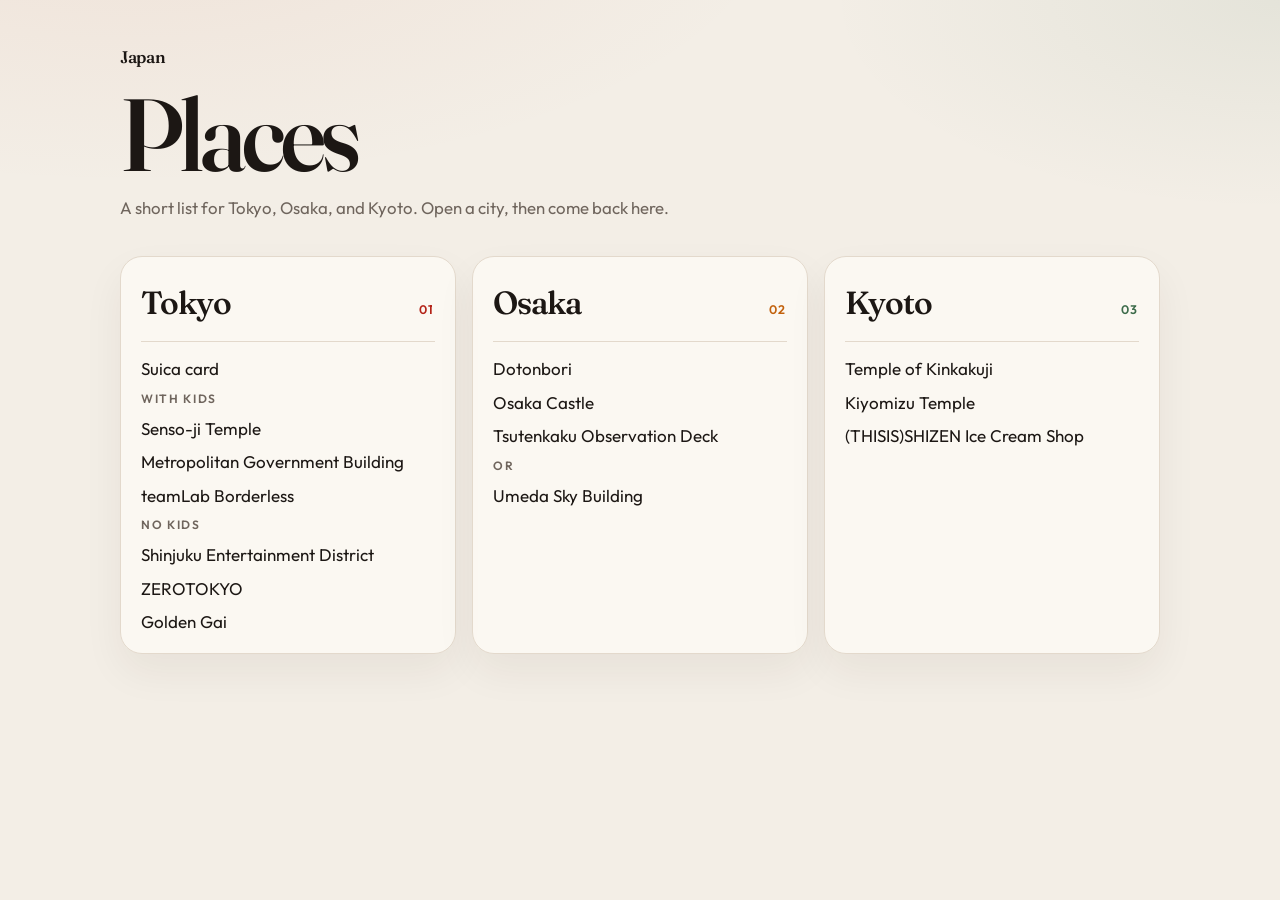
<file: index.html>
<!DOCTYPE html>
<html lang="en">
<head>
  <meta charset="utf-8">
  <meta name="viewport" content="width=device-width, initial-scale=1">
  <title>Japan — places</title>
  <link rel="preconnect" href="https://fonts.googleapis.com">
  <link rel="preconnect" href="https://fonts.gstatic.com" crossorigin>
  <link href="https://fonts.googleapis.com/css2?family=Fraunces:opsz,wght@9..144,560;9..144,640&family=Outfit:wght@400;500;600&display=swap" rel="stylesheet">
  <link rel="stylesheet" href="styles.css">
</head>
<body>
  <main class="wrap">
    <p class="brand">Japan</p>
    <header class="hero">
      <h1>Places</h1>
      <p class="lede">A short list for Tokyo, Osaka, and Kyoto. Open a city, then come back here.</p>
    </header>

    <section class="city-grid" aria-label="Cities">
      <article class="city-card" style="--accent: var(--tokyo)">
        <header>
          <h2><a href="tokyo.html">Tokyo</a></h2>
          <span class="index">01</span>
        </header>
        <ul>
          <li><a href="tokyo.html#suica">Suica card</a></li>
          <li class="toc-label">With kids</li>
          <li><a href="tokyo.html#sensoji">Senso-ji Temple</a></li>
          <li><a href="tokyo.html#metro">Metropolitan Government Building</a></li>
          <li><a href="tokyo.html#teamlab">teamLab Borderless</a></li>
          <li class="toc-label">No kids</li>
          <li><a href="tokyo.html#shinjuku">Shinjuku Entertainment District</a></li>
          <li><a href="tokyo.html#zerotokyo">ZEROTOKYO</a></li>
          <li><a href="tokyo.html#golden-gai">Golden Gai</a></li>
        </ul>
      </article>

      <article class="city-card" style="--accent: var(--osaka)">
        <header>
          <h2><a href="osaka.html">Osaka</a></h2>
          <span class="index">02</span>
        </header>
        <ul>
          <li><a href="osaka.html#dotonbori">Dotonbori</a></li>
          <li><a href="osaka.html#osaka-castle">Osaka Castle</a></li>
          <li><a href="osaka.html#tsutenkaku">Tsutenkaku Observation Deck</a></li>
          <li class="toc-label">or</li>
          <li><a href="osaka.html#umeda">Umeda Sky Building</a></li>
        </ul>
      </article>

      <article class="city-card" style="--accent: var(--kyoto)">
        <header>
          <h2><a href="kyoto.html">Kyoto</a></h2>
          <span class="index">03</span>
        </header>
        <ul>
          <li><a href="kyoto.html#kinkakuji">Temple of Kinkakuji</a></li>
          <li><a href="kyoto.html#kiyomizu">Kiyomizu Temple</a></li>
          <li><a href="kyoto.html#shizen">(THISIS)SHIZEN Ice Cream Shop</a></li>
        </ul>
      </article>
    </section>
  </main>
</body>
</html>
</file>
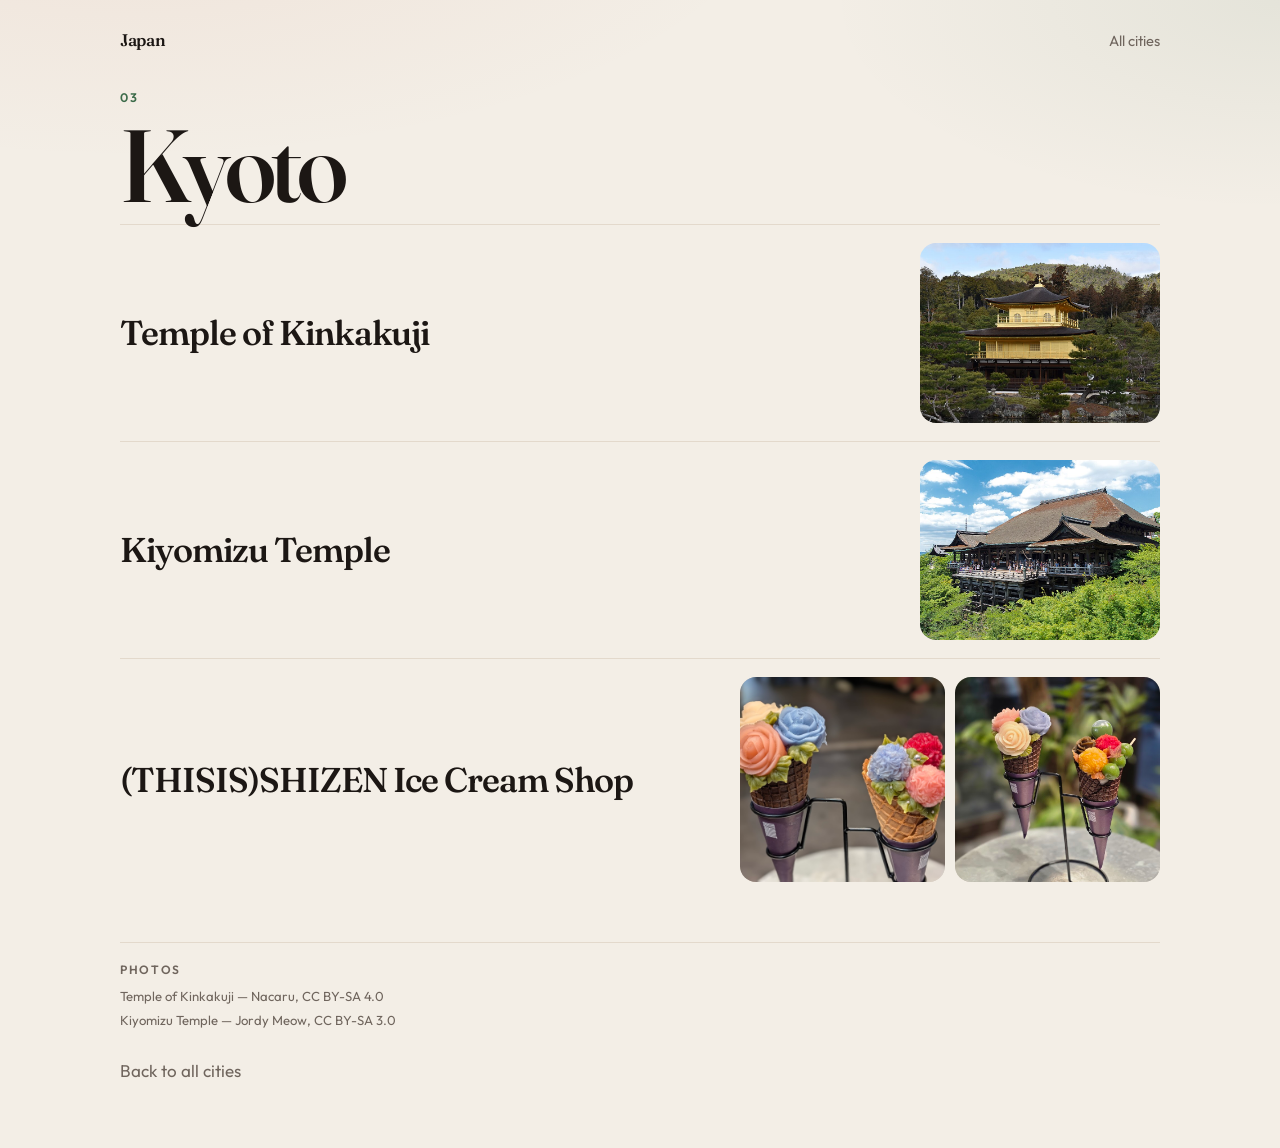
<file: kyoto.html>
<!DOCTYPE html>
<html lang="en">
<head>
  <meta charset="utf-8">
  <meta name="viewport" content="width=device-width, initial-scale=1">
  <title>Kyoto — Japan</title>
  <link rel="preconnect" href="https://fonts.googleapis.com">
  <link rel="preconnect" href="https://fonts.gstatic.com" crossorigin>
  <link href="https://fonts.googleapis.com/css2?family=Fraunces:opsz,wght@9..144,560;9..144,640&family=Outfit:wght@400;500;600&display=swap" rel="stylesheet">
  <link rel="stylesheet" href="styles.css">
</head>
<body style="--accent: var(--kyoto)">
  <main class="wrap">
    <div class="topbar">
      <a class="brand" href="index.html">Japan</a>
      <a class="back" href="index.html">All cities</a>
    </div>

    <header class="city-head">
      <div>
        <p>03</p>
        <h1>Kyoto</h1>
      </div>
    </header>

    <article class="place" id="kinkakuji">
      <h2><a href="https://www.google.com/search?q=Kinkaku-ji+Kyoto" target="_blank" rel="noopener noreferrer">Temple of Kinkakuji</a></h2>
      <figure>
        <a href="https://www.google.com/search?q=Kinkaku-ji+Kyoto" target="_blank" rel="noopener noreferrer">
          <img src="images/kinkakuji.jpg" alt="The gold pavilion of Kinkaku-ji beside the pond and pine trees">
        </a>
      </figure>
    </article>

    <article class="place" id="kiyomizu">
      <h2><a href="https://www.google.com/search?q=Kiyomizu+Temple+Kyoto" target="_blank" rel="noopener noreferrer">Kiyomizu Temple</a></h2>
      <figure>
        <a href="https://www.google.com/search?q=Kiyomizu+Temple+Kyoto" target="_blank" rel="noopener noreferrer">
          <img src="images/kiyomizu.jpg" alt="The wooden stage of Kiyomizu-dera above the trees">
        </a>
      </figure>
    </article>

    <article class="place place-pair" id="shizen">
      <h2><a href="https://www.google.com/search?q=%28THISIS%29SHIZEN+ice+cream+Kyoto" target="_blank" rel="noopener noreferrer">(THISIS)SHIZEN Ice Cream Shop</a></h2>
      <figure>
        <a class="photo-pair" href="https://www.google.com/search?q=%28THISIS%29SHIZEN+ice+cream+Kyoto" target="_blank" rel="noopener noreferrer">
          <img src="images/shizen.jpg" alt="Two flower-topped ice cream cones from (THISIS)SHIZEN">
          <img src="images/shizen2.jpg" alt="Flower and fruit ice cream cones from (THISIS)SHIZEN">
        </a>
      </figure>
    </article>

    <footer class="credits">
      <p>Photos</p>
      <ul>
        <li>Temple of Kinkakuji — Nacaru, CC BY-SA 4.0</li>
        <li>Kiyomizu Temple — Jordy Meow, CC BY-SA 3.0</li>
      </ul>
    </footer>

    <a class="page-back" href="index.html">Back to all cities</a>
  </main>
</body>
</html>
</file>
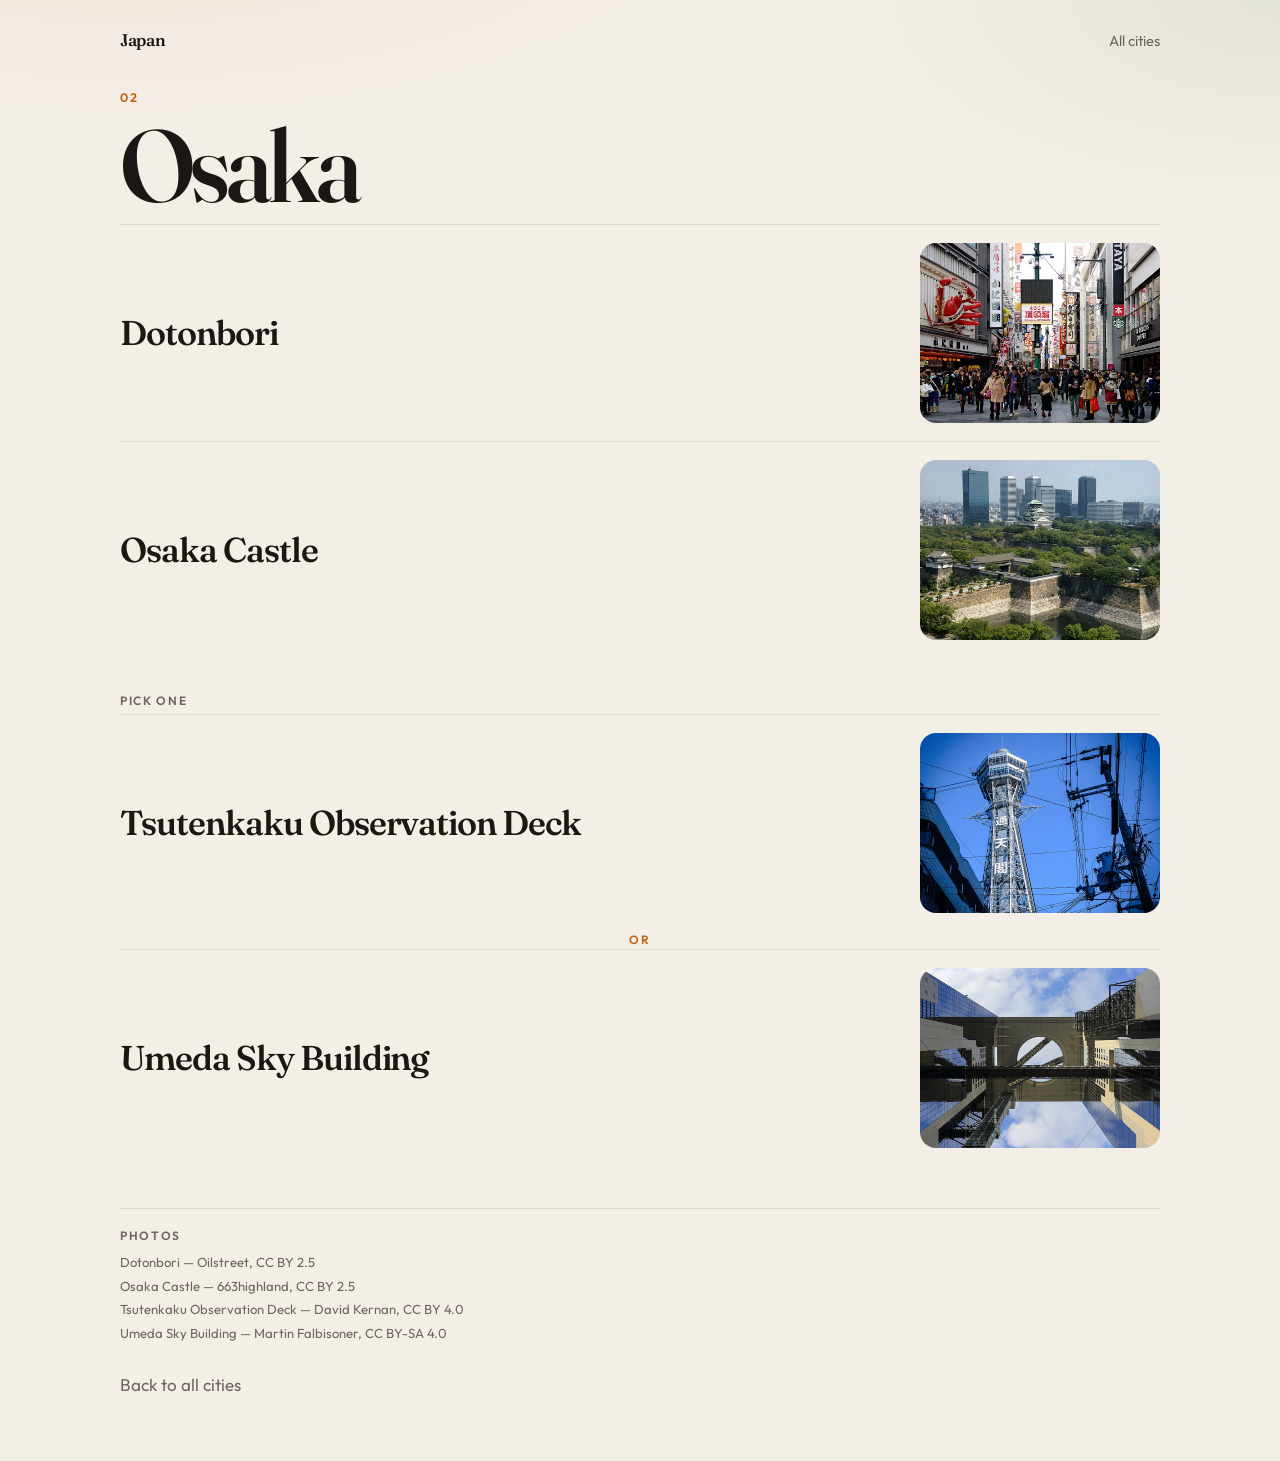
<file: osaka.html>
<!DOCTYPE html>
<html lang="en">
<head>
  <meta charset="utf-8">
  <meta name="viewport" content="width=device-width, initial-scale=1">
  <title>Osaka — Japan</title>
  <link rel="preconnect" href="https://fonts.googleapis.com">
  <link rel="preconnect" href="https://fonts.gstatic.com" crossorigin>
  <link href="https://fonts.googleapis.com/css2?family=Fraunces:opsz,wght@9..144,560;9..144,640&family=Outfit:wght@400;500;600&display=swap" rel="stylesheet">
  <link rel="stylesheet" href="styles.css">
</head>
<body style="--accent: var(--osaka)">
  <main class="wrap">
    <div class="topbar">
      <a class="brand" href="index.html">Japan</a>
      <a class="back" href="index.html">All cities</a>
    </div>

    <header class="city-head">
      <div>
        <p>02</p>
        <h1>Osaka</h1>
      </div>
    </header>

    <article class="place" id="dotonbori">
      <h2><a href="https://www.google.com/search?q=Dotonbori+Osaka" target="_blank" rel="noopener noreferrer">Dotonbori</a></h2>
      <figure>
        <a href="https://www.google.com/search?q=Dotonbori+Osaka" target="_blank" rel="noopener noreferrer">
          <img src="images/dotonbori.jpg" alt="The crowded Dotonbori street in Osaka, with the Kani Doraku crab sign">
        </a>
      </figure>
    </article>

    <article class="place" id="osaka-castle">
      <h2><a href="https://www.google.com/search?q=Osaka+Castle" target="_blank" rel="noopener noreferrer">Osaka Castle</a></h2>
      <figure>
        <a href="https://www.google.com/search?q=Osaka+Castle" target="_blank" rel="noopener noreferrer">
          <img src="images/osaka-castle.jpg" alt="Osaka Castle keep above stone walls, with the city skyline behind it">
        </a>
      </figure>
    </article>

    <section class="group choice" aria-label="Pick one observation deck">
      <h2 class="group-label">Pick one</h2>

      <article class="place" id="tsutenkaku">
        <h2><a href="https://www.google.com/search?q=Tsutenkaku+Osaka" target="_blank" rel="noopener noreferrer">Tsutenkaku Observation Deck</a></h2>
        <figure>
          <a href="https://www.google.com/search?q=Tsutenkaku+Osaka" target="_blank" rel="noopener noreferrer">
            <img src="images/tsutenkaku.jpg" alt="The Tsutenkaku tower in Osaka against a blue sky">
          </a>
        </figure>
      </article>

      <p class="or">or</p>

      <article class="place" id="umeda">
        <h2><a href="https://www.google.com/search?q=Umeda+Sky+Building+Osaka" target="_blank" rel="noopener noreferrer">Umeda Sky Building</a></h2>
        <figure>
          <a href="https://www.google.com/search?q=Umeda+Sky+Building+Osaka" target="_blank" rel="noopener noreferrer">
            <img src="images/umeda.jpg" alt="Looking up at the circular opening of the Umeda Sky Building">
          </a>
        </figure>
      </article>
    </section>

    <footer class="credits">
      <p>Photos</p>
      <ul>
        <li>Dotonbori — Oilstreet, CC BY 2.5</li>
        <li>Osaka Castle — 663highland, CC BY 2.5</li>
        <li>Tsutenkaku Observation Deck — David Kernan, CC BY 4.0</li>
        <li>Umeda Sky Building — Martin Falbisoner, CC BY-SA 4.0</li>
      </ul>
    </footer>

    <a class="page-back" href="index.html">Back to all cities</a>
  </main>
</body>
</html>
</file>
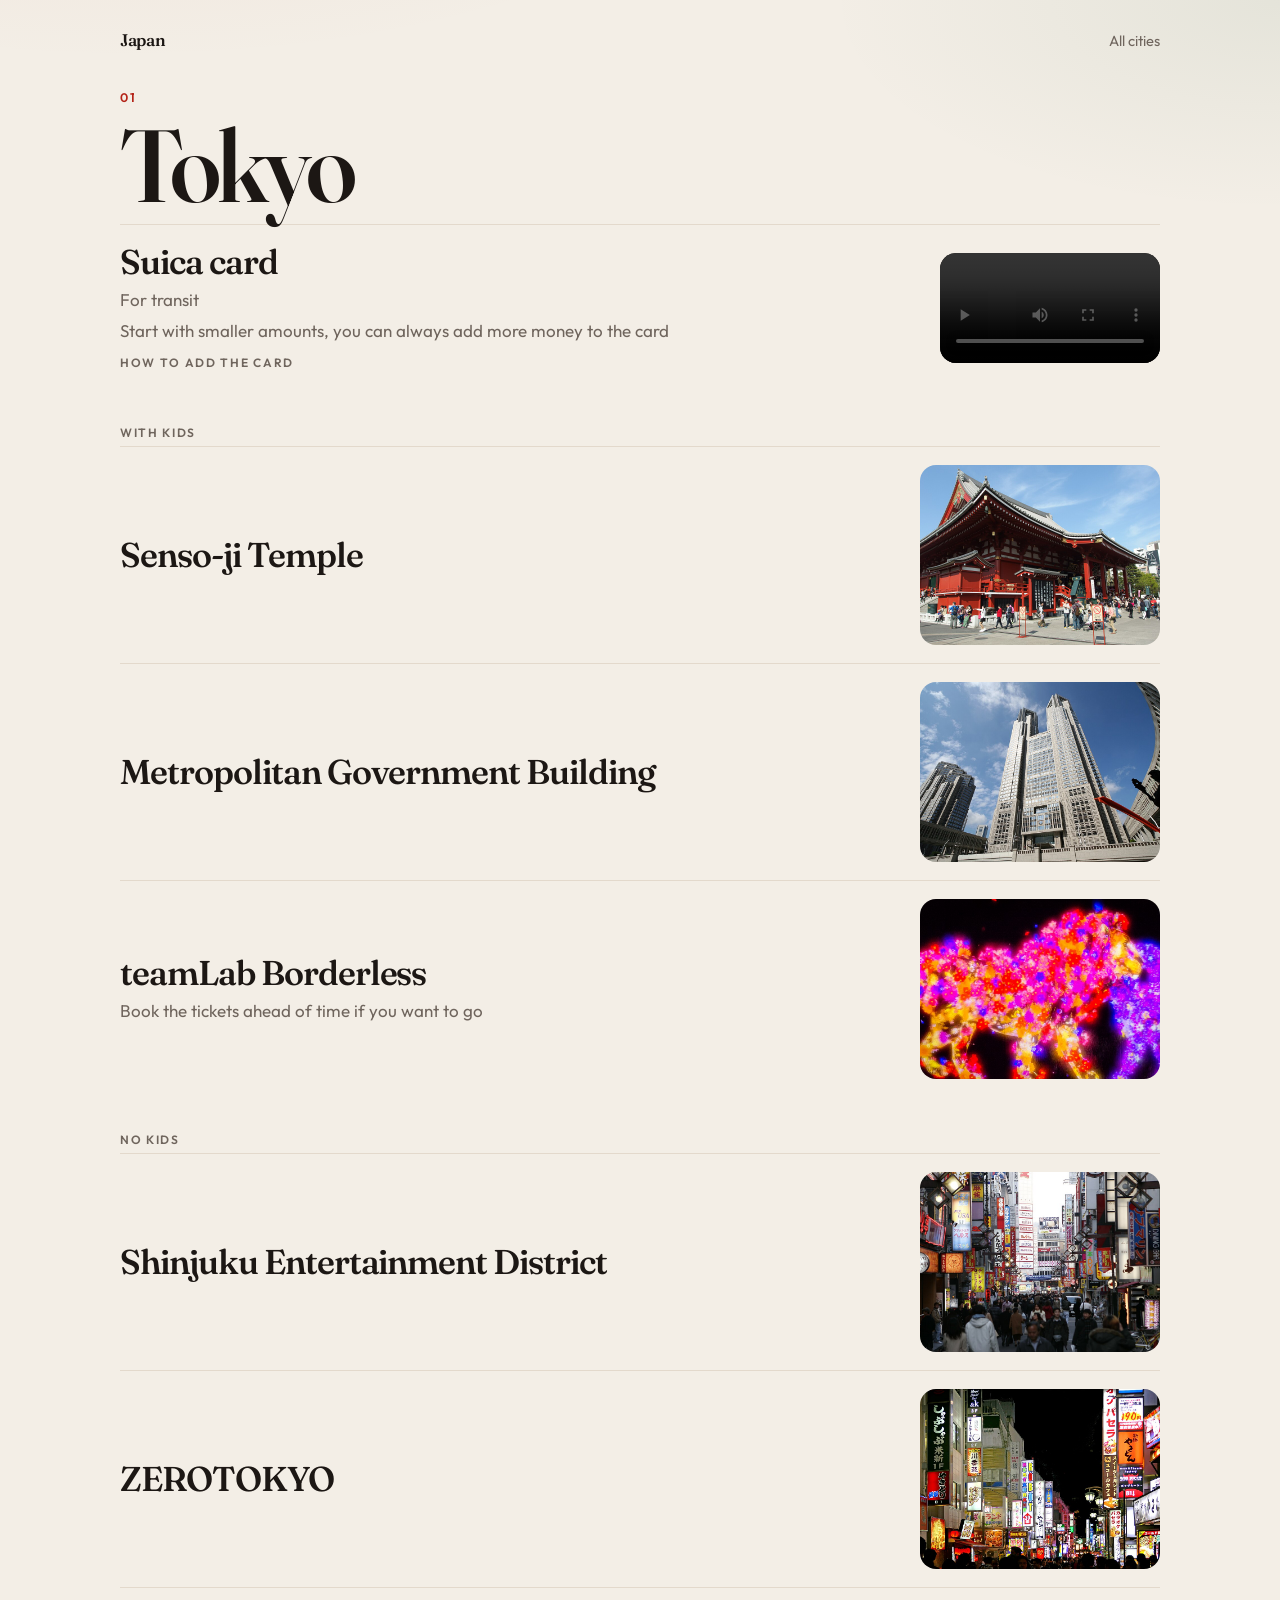
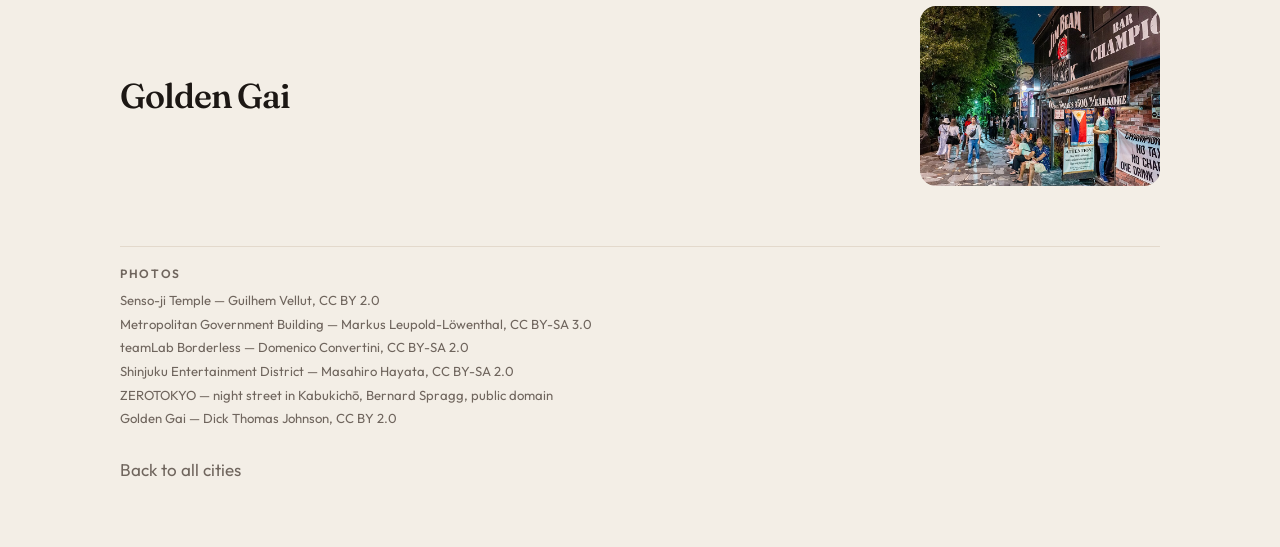
<file: tokyo.html>
<!DOCTYPE html>
<html lang="en">
<head>
  <meta charset="utf-8">
  <meta name="viewport" content="width=device-width, initial-scale=1">
  <title>Tokyo — Japan</title>
  <link rel="preconnect" href="https://fonts.googleapis.com">
  <link rel="preconnect" href="https://fonts.gstatic.com" crossorigin>
  <link href="https://fonts.googleapis.com/css2?family=Fraunces:opsz,wght@9..144,560;9..144,640&family=Outfit:wght@400;500;600&display=swap" rel="stylesheet">
  <link rel="stylesheet" href="styles.css">
</head>
<body style="--accent: var(--tokyo)">
  <main class="wrap">
    <div class="topbar">
      <a class="brand" href="index.html">Japan</a>
      <a class="back" href="index.html">All cities</a>
    </div>

    <header class="city-head">
      <div>
        <p>01</p>
        <h1>Tokyo</h1>
      </div>
    </header>

    <article class="place note-row" id="suica">
      <div>
        <h2><a href="https://www.google.com/search?q=Suica+card+Tokyo" target="_blank" rel="noopener noreferrer">Suica card</a></h2>
        <p class="note">For transit</p>
        <p class="note">Start with smaller amounts, you can always add more money to the card</p>
        <p class="caption">How to add the card</p>
      </div>
      <div class="video-frame">
        <video src="videos/suica.mp4" controls playsinline preload="metadata" aria-label="Screen recording showing how to add a Suica card"></video>
      </div>
    </article>

    <section class="group" aria-labelledby="with-kids">
      <h2 class="group-label" id="with-kids">With kids</h2>

      <article class="place" id="sensoji">
        <h2><a href="https://www.google.com/search?q=Senso-ji+Temple+Tokyo" target="_blank" rel="noopener noreferrer">Senso-ji Temple</a></h2>
        <figure>
          <a href="https://www.google.com/search?q=Senso-ji+Temple+Tokyo" target="_blank" rel="noopener noreferrer">
            <img src="images/sensoji.jpg" alt="The red main hall of Senso-ji Temple in Asakusa, with visitors in the courtyard">
          </a>
        </figure>
      </article>

      <article class="place" id="metro">
        <h2><a href="https://www.google.com/search?q=Tokyo+Metropolitan+Government+Building" target="_blank" rel="noopener noreferrer">Metropolitan Government Building</a></h2>
        <figure>
          <a href="https://www.google.com/search?q=Tokyo+Metropolitan+Government+Building" target="_blank" rel="noopener noreferrer">
            <img src="images/metro.jpg" alt="Tokyo Metropolitan Government Building towers seen from the plaza">
          </a>
        </figure>
      </article>

      <article class="place" id="teamlab">
        <div>
          <h2><a href="https://www.google.com/search?q=teamLab+Borderless+Tokyo" target="_blank" rel="noopener noreferrer">teamLab Borderless</a></h2>
          <p class="note">Book the tickets ahead of time if you want to go</p>
        </div>
        <figure>
          <a href="https://www.google.com/search?q=teamLab+Borderless+Tokyo" target="_blank" rel="noopener noreferrer">
            <img src="images/teamlab.jpg" alt="A glowing flower-covered animal projection inside teamLab Borderless">
          </a>
        </figure>
      </article>
    </section>

    <section class="group" aria-labelledby="no-kids">
      <h2 class="group-label" id="no-kids">No kids</h2>

      <article class="place" id="shinjuku">
        <h2><a href="https://www.google.com/search?q=Shinjuku+entertainment+district" target="_blank" rel="noopener noreferrer">Shinjuku Entertainment District</a></h2>
        <figure>
          <a href="https://www.google.com/search?q=Shinjuku+entertainment+district" target="_blank" rel="noopener noreferrer">
            <img src="images/shinjuku-entertainment.jpg" alt="The crowded neon street of Kabukicho, Shinjuku’s entertainment district">
          </a>
        </figure>
      </article>

      <article class="place" id="zerotokyo">
        <h2><a href="https://www.google.com/search?q=ZEROTOKYO+Shinjuku" target="_blank" rel="noopener noreferrer">ZEROTOKYO</a></h2>
        <figure>
          <a href="https://www.google.com/search?q=ZEROTOKYO+Shinjuku" target="_blank" rel="noopener noreferrer">
            <img src="images/shinjuku.jpg" alt="Night street in Kabukicho, Shinjuku, lined with bright vertical signs">
          </a>
        </figure>
      </article>

      <article class="place" id="golden-gai">
        <h2><a href="https://www.google.com/search?q=Golden+Gai+Shinjuku" target="_blank" rel="noopener noreferrer">Golden Gai</a></h2>
        <figure>
          <a href="https://www.google.com/search?q=Golden+Gai+Shinjuku" target="_blank" rel="noopener noreferrer">
            <img src="images/golden-gai.jpg" alt="A narrow evening alley of small bars in Golden Gai, Shinjuku">
          </a>
        </figure>
      </article>
    </section>

    <footer class="credits">
      <p>Photos</p>
      <ul>
        <li>Senso-ji Temple — Guilhem Vellut, CC BY 2.0</li>
        <li>Metropolitan Government Building — Markus Leupold-Löwenthal, CC BY-SA 3.0</li>
        <li>teamLab Borderless — Domenico Convertini, CC BY-SA 2.0</li>
        <li>Shinjuku Entertainment District — Masahiro Hayata, CC BY-SA 2.0</li>
        <li>ZEROTOKYO — night street in Kabukichō, Bernard Spragg, public domain</li>
        <li>Golden Gai — Dick Thomas Johnson, CC BY 2.0</li>
      </ul>
    </footer>

    <a class="page-back" href="index.html">Back to all cities</a>
  </main>
</body>
</html>
</file>
<file: styles.css>
:root {
  --bg: #f3eee6;
  --paper: rgba(255, 252, 247, 0.72);
  --ink: #1c1714;
  --muted: #6f655d;
  --line: #e3d9cc;
  --tokyo: #b42318;
  --osaka: #c2610c;
  --kyoto: #3c6b4a;
  --shadow: 0 18px 40px rgba(48, 32, 16, 0.06);
  --serif: "Fraunces", "Iowan Old Style", Palatino, Georgia, serif;
  --sans: "Outfit", "Avenir Next", "Segoe UI", sans-serif;
}

* {
  box-sizing: border-box;
}

html {
  scroll-behavior: smooth;
}

body {
  margin: 0;
  min-height: 100vh;
  background:
    radial-gradient(1200px 500px at 10% -10%, rgba(196, 92, 62, 0.08), transparent 55%),
    radial-gradient(900px 420px at 100% 0%, rgba(60, 107, 74, 0.08), transparent 50%),
    var(--bg);
  color: var(--ink);
  font-family: var(--sans);
  font-size: 17px;
  line-height: 1.5;
}

a {
  color: inherit;
  text-decoration-thickness: 1px;
  text-underline-offset: 0.18em;
}

a:hover {
  color: var(--accent, var(--ink));
}

img,
video {
  max-width: 100%;
}

.wrap {
  width: min(1040px, calc(100% - 32px));
  margin: 0 auto;
  padding: 28px 0 64px;
}

.topbar {
  display: flex;
  align-items: center;
  justify-content: space-between;
  gap: 16px;
  margin-bottom: 36px;
}

.brand {
  font-family: var(--serif);
  font-weight: 560;
  font-size: 1.05rem;
  letter-spacing: -0.02em;
  text-decoration: none;
}

.back {
  color: var(--muted);
  font-size: 0.92rem;
  text-decoration: none;
}

.back:hover {
  color: var(--accent, var(--ink));
}

.hero h1,
.city-head h1 {
  margin: 0;
  font-family: var(--serif);
  font-weight: 560;
  font-size: clamp(3.4rem, 8vw, 6.4rem);
  letter-spacing: -0.045em;
  line-height: 0.92;
}

.lede {
  max-width: 36rem;
  margin: 14px 0 0;
  color: var(--muted);
  font-size: 1.05rem;
}

.city-grid {
  display: grid;
  grid-template-columns: repeat(3, 1fr);
  gap: 16px;
  margin-top: 36px;
}

.city-card {
  --accent: var(--ink);
  background: var(--paper);
  border: 1px solid var(--line);
  border-radius: 22px;
  box-shadow: var(--shadow);
  padding: 22px 20px 18px;
  min-height: 100%;
}

.city-card header {
  display: flex;
  align-items: baseline;
  justify-content: space-between;
  gap: 12px;
  padding-bottom: 14px;
  border-bottom: 1px solid var(--line);
}

.city-card h2 {
  margin: 0;
  font-family: var(--serif);
  font-size: 2rem;
  font-weight: 560;
  letter-spacing: -0.03em;
}

.city-card h2 a {
  text-decoration: none;
}

.index {
  margin: 0;
  color: var(--accent);
  font-size: 0.78rem;
  font-weight: 600;
  letter-spacing: 0.14em;
}

.city-card ul {
  list-style: none;
  margin: 14px 0 0;
  padding: 0;
}

.city-card li + li {
  margin-top: 8px;
}

.city-card a {
  text-decoration: none;
}

.city-card li a:hover {
  text-decoration: underline;
  text-decoration-color: var(--accent);
}

.toc-label,
.group-label,
.caption,
.credits p,
.or {
  margin: 0;
  color: var(--muted);
  font-size: 0.75rem;
  font-weight: 600;
  letter-spacing: 0.14em;
  text-transform: uppercase;
}

.toc-label {
  margin-top: 16px;
}

.city-head {
  display: flex;
  align-items: flex-end;
  justify-content: space-between;
  gap: 16px;
  margin-bottom: 12px;
}

.city-head p {
  margin: 0 0 10px;
  color: var(--accent);
  font-size: 0.78rem;
  font-weight: 600;
  letter-spacing: 0.16em;
  text-transform: uppercase;
}

.group {
  margin-top: 34px;
}

.group-label {
  margin-bottom: 4px;
}

.place {
  display: grid;
  grid-template-columns: minmax(0, 1fr) 240px;
  gap: 12px 28px;
  align-items: center;
  padding: 18px 0;
  border-top: 1px solid var(--line);
  scroll-margin-top: 20px;
}

.place h2 {
  margin: 0;
  font-family: var(--serif);
  font-size: clamp(1.7rem, 3vw, 2.15rem);
  font-weight: 560;
  letter-spacing: -0.03em;
  line-height: 1.1;
}

.place h2 a {
  color: inherit;
  text-decoration: none;
}

.place h2 a:hover,
.place h2 a:focus-visible {
  text-decoration: underline;
  text-decoration-color: var(--accent);
  text-underline-offset: 0.16em;
}

.note {
  color: var(--muted);
  margin: 6px 0 0;
}

.caption {
  margin-top: 10px;
}

.place figure {
  margin: 0;
}

.place figure > a {
  display: block;
  border-radius: 16px;
}

.place figure > a.photo-pair {
  display: grid;
}

.place img {
  display: block;
  width: 100%;
  aspect-ratio: 4 / 3;
  object-fit: cover;
  border-radius: 16px;
  background: #ddd4c8;
}

.place-pair {
  grid-template-columns: minmax(0, 1fr) minmax(280px, 420px);
}

.photo-pair {
  display: grid;
  grid-template-columns: 1fr 1fr;
  gap: 10px;
}

.photo-pair img {
  aspect-ratio: 1 / 1;
  object-position: center 22%;
}

.video-frame {
  width: max-content;
  max-width: 100%;
  justify-self: end;
}

.video-frame video {
  display: block;
  width: auto;
  height: auto;
  max-width: 220px;
  max-height: 380px;
  border-radius: 16px;
  background: #161311;
}

.choice .or {
  margin: 0;
  text-align: center;
  color: var(--accent);
}

.credits {
  margin-top: 42px;
  padding-top: 18px;
  border-top: 1px solid var(--line);
}

.credits ul {
  margin: 8px 0 0;
  padding: 0;
  list-style: none;
  color: var(--muted);
  font-size: 0.82rem;
}

.credits li + li {
  margin-top: 4px;
}

.page-back {
  display: inline-block;
  margin-top: 28px;
  color: var(--muted);
  text-decoration: none;
}

@media (max-width: 860px) {
  .city-grid {
    grid-template-columns: 1fr;
  }
}

@media (max-width: 680px) {
  .wrap {
    width: min(1040px, calc(100% - 28px));
    padding-top: 20px;
  }

  .place {
    grid-template-columns: 1fr;
    gap: 12px;
  }

  .place figure {
    order: -1;
    width: min(100%, 420px);
  }

  .video-frame {
    justify-self: start;
    order: 1;
  }
}
</file>
